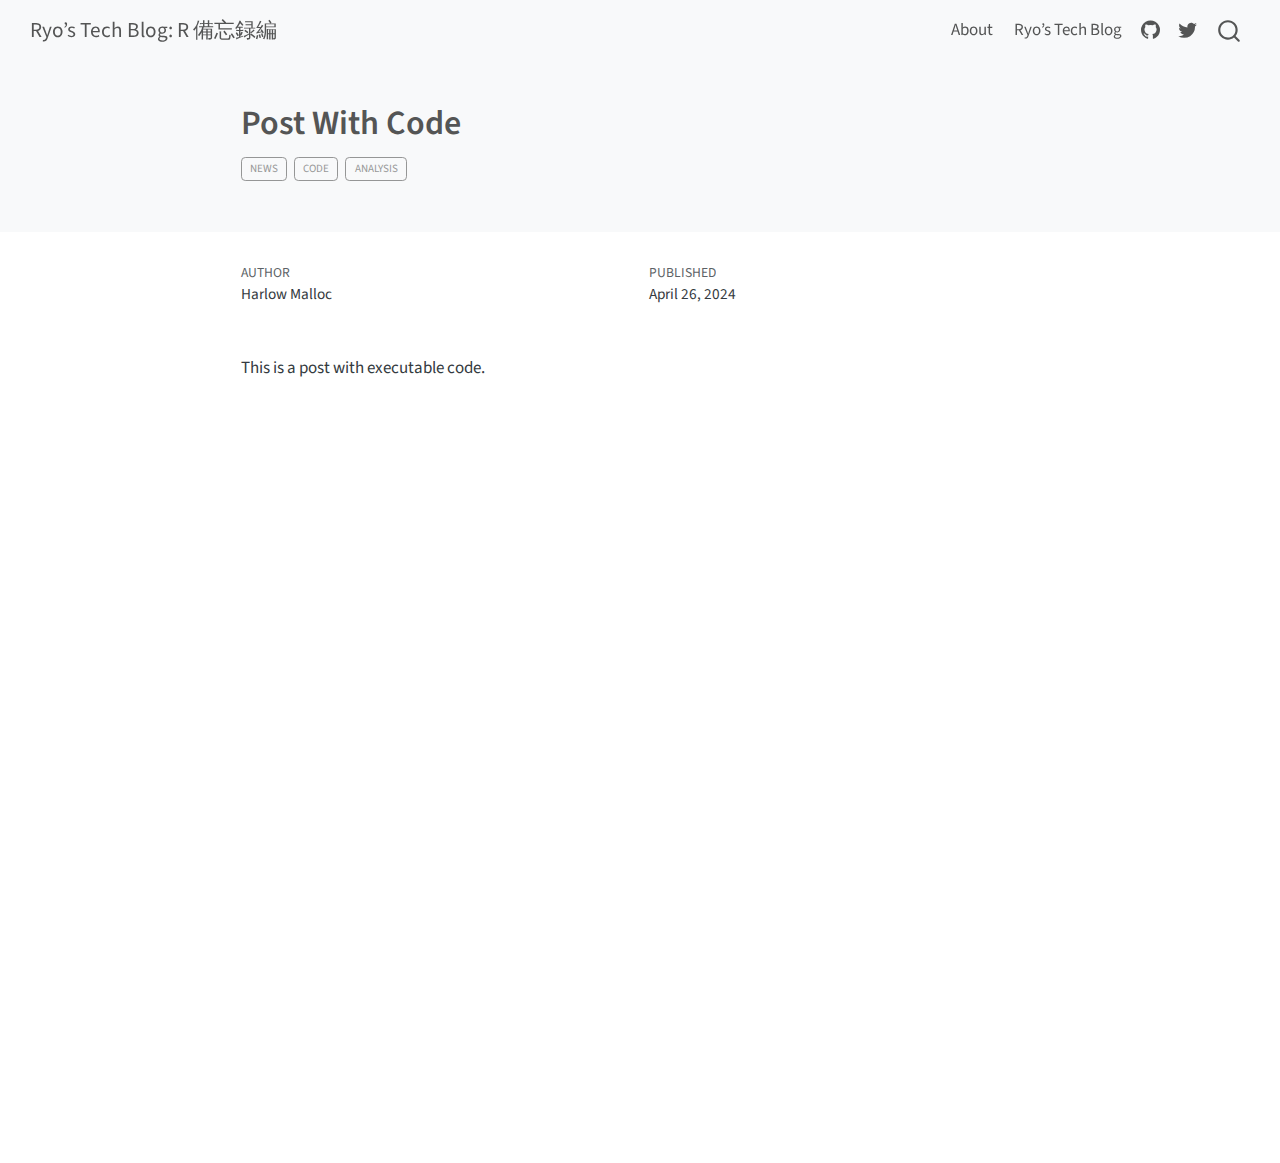
<file: posts/post-with-code/index.html>
<!DOCTYPE html>
<html xmlns="http://www.w3.org/1999/xhtml" lang="en" xml:lang="en"><head>

<meta charset="utf-8">
<meta name="generator" content="quarto-1.4.550">

<meta name="viewport" content="width=device-width, initial-scale=1.0, user-scalable=yes">

<meta name="author" content="Harlow Malloc">
<meta name="dcterms.date" content="2024-04-26">

<title>Ryo’s Tech Blog: R 備忘録編 - Post With Code</title>
<style>
code{white-space: pre-wrap;}
span.smallcaps{font-variant: small-caps;}
div.columns{display: flex; gap: min(4vw, 1.5em);}
div.column{flex: auto; overflow-x: auto;}
div.hanging-indent{margin-left: 1.5em; text-indent: -1.5em;}
ul.task-list{list-style: none;}
ul.task-list li input[type="checkbox"] {
  width: 0.8em;
  margin: 0 0.8em 0.2em -1em; /* quarto-specific, see https://github.com/quarto-dev/quarto-cli/issues/4556 */ 
  vertical-align: middle;
}
</style>


<script src="../../site_libs/quarto-nav/quarto-nav.js"></script>
<script src="../../site_libs/quarto-nav/headroom.min.js"></script>
<script src="../../site_libs/clipboard/clipboard.min.js"></script>
<script src="../../site_libs/quarto-search/autocomplete.umd.js"></script>
<script src="../../site_libs/quarto-search/fuse.min.js"></script>
<script src="../../site_libs/quarto-search/quarto-search.js"></script>
<meta name="quarto:offset" content="../../">
<script src="../../site_libs/quarto-html/quarto.js"></script>
<script src="../../site_libs/quarto-html/popper.min.js"></script>
<script src="../../site_libs/quarto-html/tippy.umd.min.js"></script>
<script src="../../site_libs/quarto-html/anchor.min.js"></script>
<link href="../../site_libs/quarto-html/tippy.css" rel="stylesheet">
<link href="../../site_libs/quarto-html/quarto-syntax-highlighting.css" rel="stylesheet" id="quarto-text-highlighting-styles">
<script src="../../site_libs/bootstrap/bootstrap.min.js"></script>
<link href="../../site_libs/bootstrap/bootstrap-icons.css" rel="stylesheet">
<link href="../../site_libs/bootstrap/bootstrap.min.css" rel="stylesheet" id="quarto-bootstrap" data-mode="light">
<script id="quarto-search-options" type="application/json">{
  "location": "navbar",
  "copy-button": false,
  "collapse-after": 3,
  "panel-placement": "end",
  "type": "overlay",
  "limit": 50,
  "keyboard-shortcut": [
    "f",
    "/",
    "s"
  ],
  "show-item-context": false,
  "language": {
    "search-no-results-text": "No results",
    "search-matching-documents-text": "matching documents",
    "search-copy-link-title": "Copy link to search",
    "search-hide-matches-text": "Hide additional matches",
    "search-more-match-text": "more match in this document",
    "search-more-matches-text": "more matches in this document",
    "search-clear-button-title": "Clear",
    "search-text-placeholder": "",
    "search-detached-cancel-button-title": "Cancel",
    "search-submit-button-title": "Submit",
    "search-label": "Search"
  }
}</script>


<link rel="stylesheet" href="../../styles.css">
</head>

<body class="nav-fixed fullcontent">

<div id="quarto-search-results"></div>
  <header id="quarto-header" class="headroom fixed-top quarto-banner">
    <nav class="navbar navbar-expand-lg " data-bs-theme="dark">
      <div class="navbar-container container-fluid">
      <div class="navbar-brand-container mx-auto">
    <a class="navbar-brand" href="../../index.html">
    <span class="navbar-title">Ryo’s Tech Blog: R 備忘録編</span>
    </a>
  </div>
            <div id="quarto-search" class="" title="Search"></div>
          <button class="navbar-toggler" type="button" data-bs-toggle="collapse" data-bs-target="#navbarCollapse" aria-controls="navbarCollapse" aria-expanded="false" aria-label="Toggle navigation" onclick="if (window.quartoToggleHeadroom) { window.quartoToggleHeadroom(); }">
  <span class="navbar-toggler-icon"></span>
</button>
          <div class="collapse navbar-collapse" id="navbarCollapse">
            <ul class="navbar-nav navbar-nav-scroll ms-auto">
  <li class="nav-item">
    <a class="nav-link" href="../../about.html"> 
<span class="menu-text">About</span></a>
  </li>  
  <li class="nav-item">
    <a class="nav-link" href="https://ryonakagami.github.io/"> 
<span class="menu-text">Ryo’s Tech Blog</span></a>
  </li>  
  <li class="nav-item compact">
    <a class="nav-link" href="https://github.com/RyoNakagami"> <i class="bi bi-github" role="img">
</i> 
<span class="menu-text"></span></a>
  </li>  
  <li class="nav-item compact">
    <a class="nav-link" href="https://twitter.com"> <i class="bi bi-twitter" role="img">
</i> 
<span class="menu-text"></span></a>
  </li>  
</ul>
          </div> <!-- /navcollapse -->
          <div class="quarto-navbar-tools">
</div>
      </div> <!-- /container-fluid -->
    </nav>
</header>
<!-- content -->
<header id="title-block-header" class="quarto-title-block default page-columns page-full">
  <div class="quarto-title-banner page-columns page-full">
    <div class="quarto-title column-body">
      <h1 class="title">Post With Code</h1>
                                <div class="quarto-categories">
                <div class="quarto-category">news</div>
                <div class="quarto-category">code</div>
                <div class="quarto-category">analysis</div>
              </div>
                  </div>
  </div>
    
  
  <div class="quarto-title-meta">

      <div>
      <div class="quarto-title-meta-heading">Author</div>
      <div class="quarto-title-meta-contents">
               <p>Harlow Malloc </p>
            </div>
    </div>
      
      <div>
      <div class="quarto-title-meta-heading">Published</div>
      <div class="quarto-title-meta-contents">
        <p class="date">April 26, 2024</p>
      </div>
    </div>
    
      
    </div>
    
  
  </header><div id="quarto-content" class="quarto-container page-columns page-rows-contents page-layout-article page-navbar">
<!-- sidebar -->
<!-- margin-sidebar -->
    
<!-- main -->
<main class="content quarto-banner-title-block" id="quarto-document-content">





<p>This is a post with executable code.</p>



</main> <!-- /main -->
<script id="quarto-html-after-body" type="application/javascript">
window.document.addEventListener("DOMContentLoaded", function (event) {
  const toggleBodyColorMode = (bsSheetEl) => {
    const mode = bsSheetEl.getAttribute("data-mode");
    const bodyEl = window.document.querySelector("body");
    if (mode === "dark") {
      bodyEl.classList.add("quarto-dark");
      bodyEl.classList.remove("quarto-light");
    } else {
      bodyEl.classList.add("quarto-light");
      bodyEl.classList.remove("quarto-dark");
    }
  }
  const toggleBodyColorPrimary = () => {
    const bsSheetEl = window.document.querySelector("link#quarto-bootstrap");
    if (bsSheetEl) {
      toggleBodyColorMode(bsSheetEl);
    }
  }
  toggleBodyColorPrimary();  
  const icon = "";
  const anchorJS = new window.AnchorJS();
  anchorJS.options = {
    placement: 'right',
    icon: icon
  };
  anchorJS.add('.anchored');
  const isCodeAnnotation = (el) => {
    for (const clz of el.classList) {
      if (clz.startsWith('code-annotation-')) {                     
        return true;
      }
    }
    return false;
  }
  const clipboard = new window.ClipboardJS('.code-copy-button', {
    text: function(trigger) {
      const codeEl = trigger.previousElementSibling.cloneNode(true);
      for (const childEl of codeEl.children) {
        if (isCodeAnnotation(childEl)) {
          childEl.remove();
        }
      }
      return codeEl.innerText;
    }
  });
  clipboard.on('success', function(e) {
    // button target
    const button = e.trigger;
    // don't keep focus
    button.blur();
    // flash "checked"
    button.classList.add('code-copy-button-checked');
    var currentTitle = button.getAttribute("title");
    button.setAttribute("title", "Copied!");
    let tooltip;
    if (window.bootstrap) {
      button.setAttribute("data-bs-toggle", "tooltip");
      button.setAttribute("data-bs-placement", "left");
      button.setAttribute("data-bs-title", "Copied!");
      tooltip = new bootstrap.Tooltip(button, 
        { trigger: "manual", 
          customClass: "code-copy-button-tooltip",
          offset: [0, -8]});
      tooltip.show();    
    }
    setTimeout(function() {
      if (tooltip) {
        tooltip.hide();
        button.removeAttribute("data-bs-title");
        button.removeAttribute("data-bs-toggle");
        button.removeAttribute("data-bs-placement");
      }
      button.setAttribute("title", currentTitle);
      button.classList.remove('code-copy-button-checked');
    }, 1000);
    // clear code selection
    e.clearSelection();
  });
  function tippyHover(el, contentFn, onTriggerFn, onUntriggerFn) {
    const config = {
      allowHTML: true,
      maxWidth: 500,
      delay: 100,
      arrow: false,
      appendTo: function(el) {
          return el.parentElement;
      },
      interactive: true,
      interactiveBorder: 10,
      theme: 'quarto',
      placement: 'bottom-start',
    };
    if (contentFn) {
      config.content = contentFn;
    }
    if (onTriggerFn) {
      config.onTrigger = onTriggerFn;
    }
    if (onUntriggerFn) {
      config.onUntrigger = onUntriggerFn;
    }
    window.tippy(el, config); 
  }
  const noterefs = window.document.querySelectorAll('a[role="doc-noteref"]');
  for (var i=0; i<noterefs.length; i++) {
    const ref = noterefs[i];
    tippyHover(ref, function() {
      // use id or data attribute instead here
      let href = ref.getAttribute('data-footnote-href') || ref.getAttribute('href');
      try { href = new URL(href).hash; } catch {}
      const id = href.replace(/^#\/?/, "");
      const note = window.document.getElementById(id);
      return note.innerHTML;
    });
  }
  const xrefs = window.document.querySelectorAll('a.quarto-xref');
  const processXRef = (id, note) => {
    // Strip column container classes
    const stripColumnClz = (el) => {
      el.classList.remove("page-full", "page-columns");
      if (el.children) {
        for (const child of el.children) {
          stripColumnClz(child);
        }
      }
    }
    stripColumnClz(note)
    if (id === null || id.startsWith('sec-')) {
      // Special case sections, only their first couple elements
      const container = document.createElement("div");
      if (note.children && note.children.length > 2) {
        container.appendChild(note.children[0].cloneNode(true));
        for (let i = 1; i < note.children.length; i++) {
          const child = note.children[i];
          if (child.tagName === "P" && child.innerText === "") {
            continue;
          } else {
            container.appendChild(child.cloneNode(true));
            break;
          }
        }
        if (window.Quarto?.typesetMath) {
          window.Quarto.typesetMath(container);
        }
        return container.innerHTML
      } else {
        if (window.Quarto?.typesetMath) {
          window.Quarto.typesetMath(note);
        }
        return note.innerHTML;
      }
    } else {
      // Remove any anchor links if they are present
      const anchorLink = note.querySelector('a.anchorjs-link');
      if (anchorLink) {
        anchorLink.remove();
      }
      if (window.Quarto?.typesetMath) {
        window.Quarto.typesetMath(note);
      }
      // TODO in 1.5, we should make sure this works without a callout special case
      if (note.classList.contains("callout")) {
        return note.outerHTML;
      } else {
        return note.innerHTML;
      }
    }
  }
  for (var i=0; i<xrefs.length; i++) {
    const xref = xrefs[i];
    tippyHover(xref, undefined, function(instance) {
      instance.disable();
      let url = xref.getAttribute('href');
      let hash = undefined; 
      if (url.startsWith('#')) {
        hash = url;
      } else {
        try { hash = new URL(url).hash; } catch {}
      }
      if (hash) {
        const id = hash.replace(/^#\/?/, "");
        const note = window.document.getElementById(id);
        if (note !== null) {
          try {
            const html = processXRef(id, note.cloneNode(true));
            instance.setContent(html);
          } finally {
            instance.enable();
            instance.show();
          }
        } else {
          // See if we can fetch this
          fetch(url.split('#')[0])
          .then(res => res.text())
          .then(html => {
            const parser = new DOMParser();
            const htmlDoc = parser.parseFromString(html, "text/html");
            const note = htmlDoc.getElementById(id);
            if (note !== null) {
              const html = processXRef(id, note);
              instance.setContent(html);
            } 
          }).finally(() => {
            instance.enable();
            instance.show();
          });
        }
      } else {
        // See if we can fetch a full url (with no hash to target)
        // This is a special case and we should probably do some content thinning / targeting
        fetch(url)
        .then(res => res.text())
        .then(html => {
          const parser = new DOMParser();
          const htmlDoc = parser.parseFromString(html, "text/html");
          const note = htmlDoc.querySelector('main.content');
          if (note !== null) {
            // This should only happen for chapter cross references
            // (since there is no id in the URL)
            // remove the first header
            if (note.children.length > 0 && note.children[0].tagName === "HEADER") {
              note.children[0].remove();
            }
            const html = processXRef(null, note);
            instance.setContent(html);
          } 
        }).finally(() => {
          instance.enable();
          instance.show();
        });
      }
    }, function(instance) {
    });
  }
      let selectedAnnoteEl;
      const selectorForAnnotation = ( cell, annotation) => {
        let cellAttr = 'data-code-cell="' + cell + '"';
        let lineAttr = 'data-code-annotation="' +  annotation + '"';
        const selector = 'span[' + cellAttr + '][' + lineAttr + ']';
        return selector;
      }
      const selectCodeLines = (annoteEl) => {
        const doc = window.document;
        const targetCell = annoteEl.getAttribute("data-target-cell");
        const targetAnnotation = annoteEl.getAttribute("data-target-annotation");
        const annoteSpan = window.document.querySelector(selectorForAnnotation(targetCell, targetAnnotation));
        const lines = annoteSpan.getAttribute("data-code-lines").split(",");
        const lineIds = lines.map((line) => {
          return targetCell + "-" + line;
        })
        let top = null;
        let height = null;
        let parent = null;
        if (lineIds.length > 0) {
            //compute the position of the single el (top and bottom and make a div)
            const el = window.document.getElementById(lineIds[0]);
            top = el.offsetTop;
            height = el.offsetHeight;
            parent = el.parentElement.parentElement;
          if (lineIds.length > 1) {
            const lastEl = window.document.getElementById(lineIds[lineIds.length - 1]);
            const bottom = lastEl.offsetTop + lastEl.offsetHeight;
            height = bottom - top;
          }
          if (top !== null && height !== null && parent !== null) {
            // cook up a div (if necessary) and position it 
            let div = window.document.getElementById("code-annotation-line-highlight");
            if (div === null) {
              div = window.document.createElement("div");
              div.setAttribute("id", "code-annotation-line-highlight");
              div.style.position = 'absolute';
              parent.appendChild(div);
            }
            div.style.top = top - 2 + "px";
            div.style.height = height + 4 + "px";
            div.style.left = 0;
            let gutterDiv = window.document.getElementById("code-annotation-line-highlight-gutter");
            if (gutterDiv === null) {
              gutterDiv = window.document.createElement("div");
              gutterDiv.setAttribute("id", "code-annotation-line-highlight-gutter");
              gutterDiv.style.position = 'absolute';
              const codeCell = window.document.getElementById(targetCell);
              const gutter = codeCell.querySelector('.code-annotation-gutter');
              gutter.appendChild(gutterDiv);
            }
            gutterDiv.style.top = top - 2 + "px";
            gutterDiv.style.height = height + 4 + "px";
          }
          selectedAnnoteEl = annoteEl;
        }
      };
      const unselectCodeLines = () => {
        const elementsIds = ["code-annotation-line-highlight", "code-annotation-line-highlight-gutter"];
        elementsIds.forEach((elId) => {
          const div = window.document.getElementById(elId);
          if (div) {
            div.remove();
          }
        });
        selectedAnnoteEl = undefined;
      };
        // Handle positioning of the toggle
    window.addEventListener(
      "resize",
      throttle(() => {
        elRect = undefined;
        if (selectedAnnoteEl) {
          selectCodeLines(selectedAnnoteEl);
        }
      }, 10)
    );
    function throttle(fn, ms) {
    let throttle = false;
    let timer;
      return (...args) => {
        if(!throttle) { // first call gets through
            fn.apply(this, args);
            throttle = true;
        } else { // all the others get throttled
            if(timer) clearTimeout(timer); // cancel #2
            timer = setTimeout(() => {
              fn.apply(this, args);
              timer = throttle = false;
            }, ms);
        }
      };
    }
      // Attach click handler to the DT
      const annoteDls = window.document.querySelectorAll('dt[data-target-cell]');
      for (const annoteDlNode of annoteDls) {
        annoteDlNode.addEventListener('click', (event) => {
          const clickedEl = event.target;
          if (clickedEl !== selectedAnnoteEl) {
            unselectCodeLines();
            const activeEl = window.document.querySelector('dt[data-target-cell].code-annotation-active');
            if (activeEl) {
              activeEl.classList.remove('code-annotation-active');
            }
            selectCodeLines(clickedEl);
            clickedEl.classList.add('code-annotation-active');
          } else {
            // Unselect the line
            unselectCodeLines();
            clickedEl.classList.remove('code-annotation-active');
          }
        });
      }
  const findCites = (el) => {
    const parentEl = el.parentElement;
    if (parentEl) {
      const cites = parentEl.dataset.cites;
      if (cites) {
        return {
          el,
          cites: cites.split(' ')
        };
      } else {
        return findCites(el.parentElement)
      }
    } else {
      return undefined;
    }
  };
  var bibliorefs = window.document.querySelectorAll('a[role="doc-biblioref"]');
  for (var i=0; i<bibliorefs.length; i++) {
    const ref = bibliorefs[i];
    const citeInfo = findCites(ref);
    if (citeInfo) {
      tippyHover(citeInfo.el, function() {
        var popup = window.document.createElement('div');
        citeInfo.cites.forEach(function(cite) {
          var citeDiv = window.document.createElement('div');
          citeDiv.classList.add('hanging-indent');
          citeDiv.classList.add('csl-entry');
          var biblioDiv = window.document.getElementById('ref-' + cite);
          if (biblioDiv) {
            citeDiv.innerHTML = biblioDiv.innerHTML;
          }
          popup.appendChild(citeDiv);
        });
        return popup.innerHTML;
      });
    }
  }
});
</script>
</div> <!-- /content -->




</body></html>
</file>
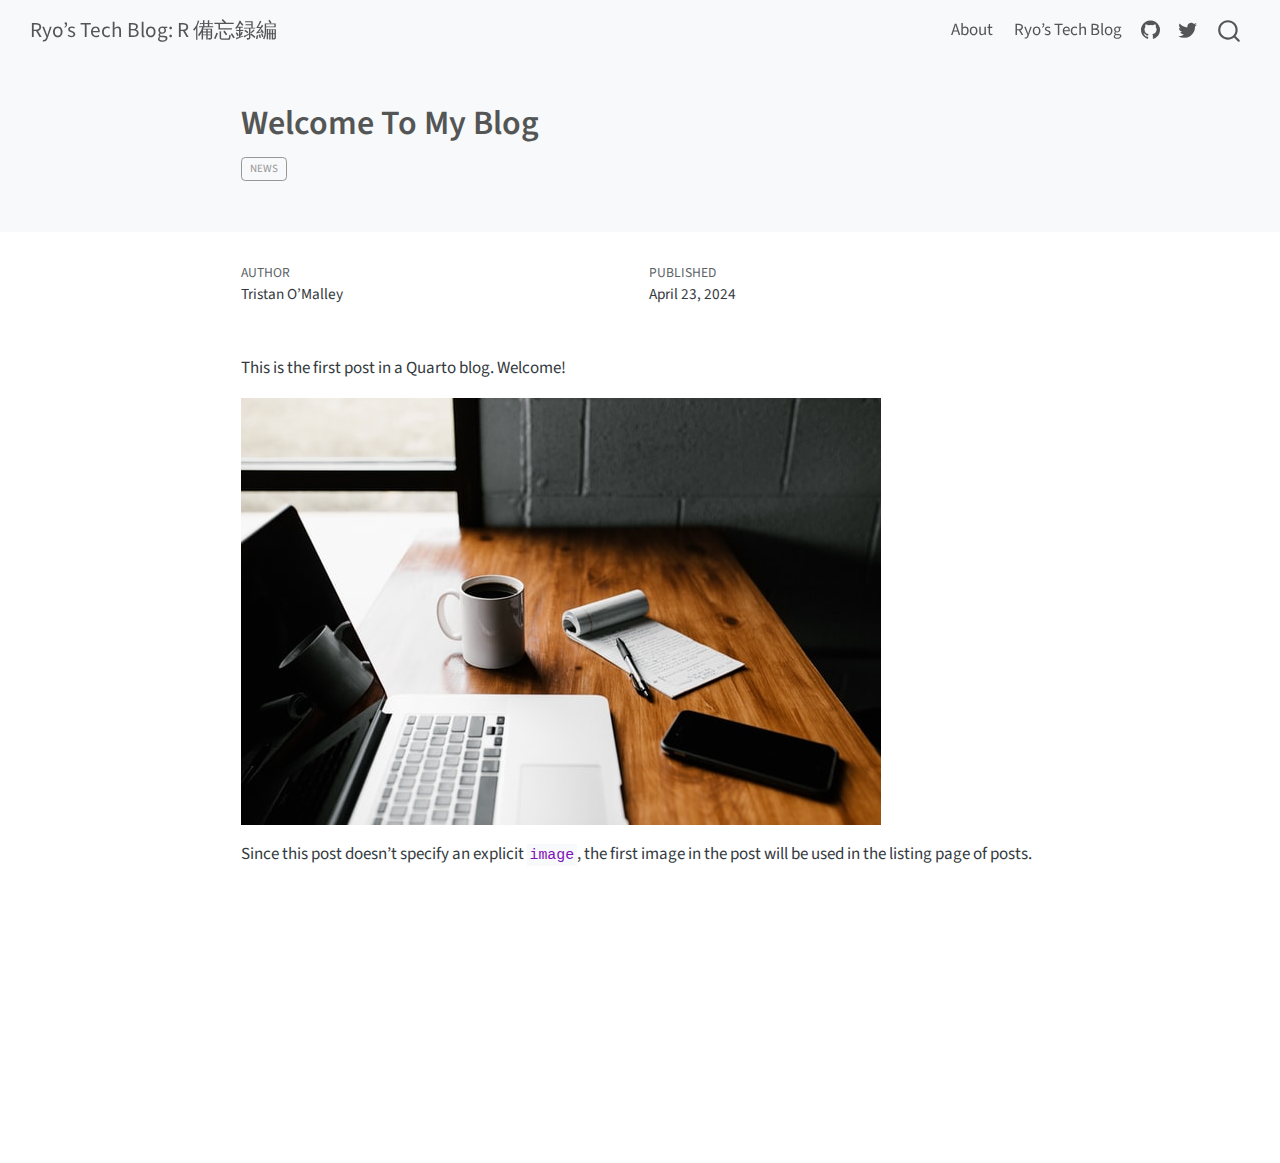
<file: posts/welcome/index.html>
<!DOCTYPE html>
<html xmlns="http://www.w3.org/1999/xhtml" lang="en" xml:lang="en"><head>

<meta charset="utf-8">
<meta name="generator" content="quarto-1.4.550">

<meta name="viewport" content="width=device-width, initial-scale=1.0, user-scalable=yes">

<meta name="author" content="Tristan O’Malley">
<meta name="dcterms.date" content="2024-04-23">

<title>Ryo’s Tech Blog: R 備忘録編 - Welcome To My Blog</title>
<style>
code{white-space: pre-wrap;}
span.smallcaps{font-variant: small-caps;}
div.columns{display: flex; gap: min(4vw, 1.5em);}
div.column{flex: auto; overflow-x: auto;}
div.hanging-indent{margin-left: 1.5em; text-indent: -1.5em;}
ul.task-list{list-style: none;}
ul.task-list li input[type="checkbox"] {
  width: 0.8em;
  margin: 0 0.8em 0.2em -1em; /* quarto-specific, see https://github.com/quarto-dev/quarto-cli/issues/4556 */ 
  vertical-align: middle;
}
</style>


<script src="../../site_libs/quarto-nav/quarto-nav.js"></script>
<script src="../../site_libs/quarto-nav/headroom.min.js"></script>
<script src="../../site_libs/clipboard/clipboard.min.js"></script>
<script src="../../site_libs/quarto-search/autocomplete.umd.js"></script>
<script src="../../site_libs/quarto-search/fuse.min.js"></script>
<script src="../../site_libs/quarto-search/quarto-search.js"></script>
<meta name="quarto:offset" content="../../">
<script src="../../site_libs/quarto-html/quarto.js"></script>
<script src="../../site_libs/quarto-html/popper.min.js"></script>
<script src="../../site_libs/quarto-html/tippy.umd.min.js"></script>
<script src="../../site_libs/quarto-html/anchor.min.js"></script>
<link href="../../site_libs/quarto-html/tippy.css" rel="stylesheet">
<link href="../../site_libs/quarto-html/quarto-syntax-highlighting.css" rel="stylesheet" id="quarto-text-highlighting-styles">
<script src="../../site_libs/bootstrap/bootstrap.min.js"></script>
<link href="../../site_libs/bootstrap/bootstrap-icons.css" rel="stylesheet">
<link href="../../site_libs/bootstrap/bootstrap.min.css" rel="stylesheet" id="quarto-bootstrap" data-mode="light">
<script id="quarto-search-options" type="application/json">{
  "location": "navbar",
  "copy-button": false,
  "collapse-after": 3,
  "panel-placement": "end",
  "type": "overlay",
  "limit": 50,
  "keyboard-shortcut": [
    "f",
    "/",
    "s"
  ],
  "show-item-context": false,
  "language": {
    "search-no-results-text": "No results",
    "search-matching-documents-text": "matching documents",
    "search-copy-link-title": "Copy link to search",
    "search-hide-matches-text": "Hide additional matches",
    "search-more-match-text": "more match in this document",
    "search-more-matches-text": "more matches in this document",
    "search-clear-button-title": "Clear",
    "search-text-placeholder": "",
    "search-detached-cancel-button-title": "Cancel",
    "search-submit-button-title": "Submit",
    "search-label": "Search"
  }
}</script>


<link rel="stylesheet" href="../../styles.css">
</head>

<body class="nav-fixed fullcontent">

<div id="quarto-search-results"></div>
  <header id="quarto-header" class="headroom fixed-top quarto-banner">
    <nav class="navbar navbar-expand-lg " data-bs-theme="dark">
      <div class="navbar-container container-fluid">
      <div class="navbar-brand-container mx-auto">
    <a class="navbar-brand" href="../../index.html">
    <span class="navbar-title">Ryo’s Tech Blog: R 備忘録編</span>
    </a>
  </div>
            <div id="quarto-search" class="" title="Search"></div>
          <button class="navbar-toggler" type="button" data-bs-toggle="collapse" data-bs-target="#navbarCollapse" aria-controls="navbarCollapse" aria-expanded="false" aria-label="Toggle navigation" onclick="if (window.quartoToggleHeadroom) { window.quartoToggleHeadroom(); }">
  <span class="navbar-toggler-icon"></span>
</button>
          <div class="collapse navbar-collapse" id="navbarCollapse">
            <ul class="navbar-nav navbar-nav-scroll ms-auto">
  <li class="nav-item">
    <a class="nav-link" href="../../about.html"> 
<span class="menu-text">About</span></a>
  </li>  
  <li class="nav-item">
    <a class="nav-link" href="https://ryonakagami.github.io/"> 
<span class="menu-text">Ryo’s Tech Blog</span></a>
  </li>  
  <li class="nav-item compact">
    <a class="nav-link" href="https://github.com/RyoNakagami"> <i class="bi bi-github" role="img">
</i> 
<span class="menu-text"></span></a>
  </li>  
  <li class="nav-item compact">
    <a class="nav-link" href="https://twitter.com"> <i class="bi bi-twitter" role="img">
</i> 
<span class="menu-text"></span></a>
  </li>  
</ul>
          </div> <!-- /navcollapse -->
          <div class="quarto-navbar-tools">
</div>
      </div> <!-- /container-fluid -->
    </nav>
</header>
<!-- content -->
<header id="title-block-header" class="quarto-title-block default page-columns page-full">
  <div class="quarto-title-banner page-columns page-full">
    <div class="quarto-title column-body">
      <h1 class="title">Welcome To My Blog</h1>
                                <div class="quarto-categories">
                <div class="quarto-category">news</div>
              </div>
                  </div>
  </div>
    
  
  <div class="quarto-title-meta">

      <div>
      <div class="quarto-title-meta-heading">Author</div>
      <div class="quarto-title-meta-contents">
               <p>Tristan O’Malley </p>
            </div>
    </div>
      
      <div>
      <div class="quarto-title-meta-heading">Published</div>
      <div class="quarto-title-meta-contents">
        <p class="date">April 23, 2024</p>
      </div>
    </div>
    
      
    </div>
    
  
  </header><div id="quarto-content" class="quarto-container page-columns page-rows-contents page-layout-article page-navbar">
<!-- sidebar -->
<!-- margin-sidebar -->
    
<!-- main -->
<main class="content quarto-banner-title-block" id="quarto-document-content">





<p>This is the first post in a Quarto blog. Welcome!</p>
<p><img src="thumbnail.jpg" class="img-fluid"></p>
<p>Since this post doesn’t specify an explicit <code>image</code>, the first image in the post will be used in the listing page of posts.</p>



</main> <!-- /main -->
<script id="quarto-html-after-body" type="application/javascript">
window.document.addEventListener("DOMContentLoaded", function (event) {
  const toggleBodyColorMode = (bsSheetEl) => {
    const mode = bsSheetEl.getAttribute("data-mode");
    const bodyEl = window.document.querySelector("body");
    if (mode === "dark") {
      bodyEl.classList.add("quarto-dark");
      bodyEl.classList.remove("quarto-light");
    } else {
      bodyEl.classList.add("quarto-light");
      bodyEl.classList.remove("quarto-dark");
    }
  }
  const toggleBodyColorPrimary = () => {
    const bsSheetEl = window.document.querySelector("link#quarto-bootstrap");
    if (bsSheetEl) {
      toggleBodyColorMode(bsSheetEl);
    }
  }
  toggleBodyColorPrimary();  
  const icon = "";
  const anchorJS = new window.AnchorJS();
  anchorJS.options = {
    placement: 'right',
    icon: icon
  };
  anchorJS.add('.anchored');
  const isCodeAnnotation = (el) => {
    for (const clz of el.classList) {
      if (clz.startsWith('code-annotation-')) {                     
        return true;
      }
    }
    return false;
  }
  const clipboard = new window.ClipboardJS('.code-copy-button', {
    text: function(trigger) {
      const codeEl = trigger.previousElementSibling.cloneNode(true);
      for (const childEl of codeEl.children) {
        if (isCodeAnnotation(childEl)) {
          childEl.remove();
        }
      }
      return codeEl.innerText;
    }
  });
  clipboard.on('success', function(e) {
    // button target
    const button = e.trigger;
    // don't keep focus
    button.blur();
    // flash "checked"
    button.classList.add('code-copy-button-checked');
    var currentTitle = button.getAttribute("title");
    button.setAttribute("title", "Copied!");
    let tooltip;
    if (window.bootstrap) {
      button.setAttribute("data-bs-toggle", "tooltip");
      button.setAttribute("data-bs-placement", "left");
      button.setAttribute("data-bs-title", "Copied!");
      tooltip = new bootstrap.Tooltip(button, 
        { trigger: "manual", 
          customClass: "code-copy-button-tooltip",
          offset: [0, -8]});
      tooltip.show();    
    }
    setTimeout(function() {
      if (tooltip) {
        tooltip.hide();
        button.removeAttribute("data-bs-title");
        button.removeAttribute("data-bs-toggle");
        button.removeAttribute("data-bs-placement");
      }
      button.setAttribute("title", currentTitle);
      button.classList.remove('code-copy-button-checked');
    }, 1000);
    // clear code selection
    e.clearSelection();
  });
  function tippyHover(el, contentFn, onTriggerFn, onUntriggerFn) {
    const config = {
      allowHTML: true,
      maxWidth: 500,
      delay: 100,
      arrow: false,
      appendTo: function(el) {
          return el.parentElement;
      },
      interactive: true,
      interactiveBorder: 10,
      theme: 'quarto',
      placement: 'bottom-start',
    };
    if (contentFn) {
      config.content = contentFn;
    }
    if (onTriggerFn) {
      config.onTrigger = onTriggerFn;
    }
    if (onUntriggerFn) {
      config.onUntrigger = onUntriggerFn;
    }
    window.tippy(el, config); 
  }
  const noterefs = window.document.querySelectorAll('a[role="doc-noteref"]');
  for (var i=0; i<noterefs.length; i++) {
    const ref = noterefs[i];
    tippyHover(ref, function() {
      // use id or data attribute instead here
      let href = ref.getAttribute('data-footnote-href') || ref.getAttribute('href');
      try { href = new URL(href).hash; } catch {}
      const id = href.replace(/^#\/?/, "");
      const note = window.document.getElementById(id);
      return note.innerHTML;
    });
  }
  const xrefs = window.document.querySelectorAll('a.quarto-xref');
  const processXRef = (id, note) => {
    // Strip column container classes
    const stripColumnClz = (el) => {
      el.classList.remove("page-full", "page-columns");
      if (el.children) {
        for (const child of el.children) {
          stripColumnClz(child);
        }
      }
    }
    stripColumnClz(note)
    if (id === null || id.startsWith('sec-')) {
      // Special case sections, only their first couple elements
      const container = document.createElement("div");
      if (note.children && note.children.length > 2) {
        container.appendChild(note.children[0].cloneNode(true));
        for (let i = 1; i < note.children.length; i++) {
          const child = note.children[i];
          if (child.tagName === "P" && child.innerText === "") {
            continue;
          } else {
            container.appendChild(child.cloneNode(true));
            break;
          }
        }
        if (window.Quarto?.typesetMath) {
          window.Quarto.typesetMath(container);
        }
        return container.innerHTML
      } else {
        if (window.Quarto?.typesetMath) {
          window.Quarto.typesetMath(note);
        }
        return note.innerHTML;
      }
    } else {
      // Remove any anchor links if they are present
      const anchorLink = note.querySelector('a.anchorjs-link');
      if (anchorLink) {
        anchorLink.remove();
      }
      if (window.Quarto?.typesetMath) {
        window.Quarto.typesetMath(note);
      }
      // TODO in 1.5, we should make sure this works without a callout special case
      if (note.classList.contains("callout")) {
        return note.outerHTML;
      } else {
        return note.innerHTML;
      }
    }
  }
  for (var i=0; i<xrefs.length; i++) {
    const xref = xrefs[i];
    tippyHover(xref, undefined, function(instance) {
      instance.disable();
      let url = xref.getAttribute('href');
      let hash = undefined; 
      if (url.startsWith('#')) {
        hash = url;
      } else {
        try { hash = new URL(url).hash; } catch {}
      }
      if (hash) {
        const id = hash.replace(/^#\/?/, "");
        const note = window.document.getElementById(id);
        if (note !== null) {
          try {
            const html = processXRef(id, note.cloneNode(true));
            instance.setContent(html);
          } finally {
            instance.enable();
            instance.show();
          }
        } else {
          // See if we can fetch this
          fetch(url.split('#')[0])
          .then(res => res.text())
          .then(html => {
            const parser = new DOMParser();
            const htmlDoc = parser.parseFromString(html, "text/html");
            const note = htmlDoc.getElementById(id);
            if (note !== null) {
              const html = processXRef(id, note);
              instance.setContent(html);
            } 
          }).finally(() => {
            instance.enable();
            instance.show();
          });
        }
      } else {
        // See if we can fetch a full url (with no hash to target)
        // This is a special case and we should probably do some content thinning / targeting
        fetch(url)
        .then(res => res.text())
        .then(html => {
          const parser = new DOMParser();
          const htmlDoc = parser.parseFromString(html, "text/html");
          const note = htmlDoc.querySelector('main.content');
          if (note !== null) {
            // This should only happen for chapter cross references
            // (since there is no id in the URL)
            // remove the first header
            if (note.children.length > 0 && note.children[0].tagName === "HEADER") {
              note.children[0].remove();
            }
            const html = processXRef(null, note);
            instance.setContent(html);
          } 
        }).finally(() => {
          instance.enable();
          instance.show();
        });
      }
    }, function(instance) {
    });
  }
      let selectedAnnoteEl;
      const selectorForAnnotation = ( cell, annotation) => {
        let cellAttr = 'data-code-cell="' + cell + '"';
        let lineAttr = 'data-code-annotation="' +  annotation + '"';
        const selector = 'span[' + cellAttr + '][' + lineAttr + ']';
        return selector;
      }
      const selectCodeLines = (annoteEl) => {
        const doc = window.document;
        const targetCell = annoteEl.getAttribute("data-target-cell");
        const targetAnnotation = annoteEl.getAttribute("data-target-annotation");
        const annoteSpan = window.document.querySelector(selectorForAnnotation(targetCell, targetAnnotation));
        const lines = annoteSpan.getAttribute("data-code-lines").split(",");
        const lineIds = lines.map((line) => {
          return targetCell + "-" + line;
        })
        let top = null;
        let height = null;
        let parent = null;
        if (lineIds.length > 0) {
            //compute the position of the single el (top and bottom and make a div)
            const el = window.document.getElementById(lineIds[0]);
            top = el.offsetTop;
            height = el.offsetHeight;
            parent = el.parentElement.parentElement;
          if (lineIds.length > 1) {
            const lastEl = window.document.getElementById(lineIds[lineIds.length - 1]);
            const bottom = lastEl.offsetTop + lastEl.offsetHeight;
            height = bottom - top;
          }
          if (top !== null && height !== null && parent !== null) {
            // cook up a div (if necessary) and position it 
            let div = window.document.getElementById("code-annotation-line-highlight");
            if (div === null) {
              div = window.document.createElement("div");
              div.setAttribute("id", "code-annotation-line-highlight");
              div.style.position = 'absolute';
              parent.appendChild(div);
            }
            div.style.top = top - 2 + "px";
            div.style.height = height + 4 + "px";
            div.style.left = 0;
            let gutterDiv = window.document.getElementById("code-annotation-line-highlight-gutter");
            if (gutterDiv === null) {
              gutterDiv = window.document.createElement("div");
              gutterDiv.setAttribute("id", "code-annotation-line-highlight-gutter");
              gutterDiv.style.position = 'absolute';
              const codeCell = window.document.getElementById(targetCell);
              const gutter = codeCell.querySelector('.code-annotation-gutter');
              gutter.appendChild(gutterDiv);
            }
            gutterDiv.style.top = top - 2 + "px";
            gutterDiv.style.height = height + 4 + "px";
          }
          selectedAnnoteEl = annoteEl;
        }
      };
      const unselectCodeLines = () => {
        const elementsIds = ["code-annotation-line-highlight", "code-annotation-line-highlight-gutter"];
        elementsIds.forEach((elId) => {
          const div = window.document.getElementById(elId);
          if (div) {
            div.remove();
          }
        });
        selectedAnnoteEl = undefined;
      };
        // Handle positioning of the toggle
    window.addEventListener(
      "resize",
      throttle(() => {
        elRect = undefined;
        if (selectedAnnoteEl) {
          selectCodeLines(selectedAnnoteEl);
        }
      }, 10)
    );
    function throttle(fn, ms) {
    let throttle = false;
    let timer;
      return (...args) => {
        if(!throttle) { // first call gets through
            fn.apply(this, args);
            throttle = true;
        } else { // all the others get throttled
            if(timer) clearTimeout(timer); // cancel #2
            timer = setTimeout(() => {
              fn.apply(this, args);
              timer = throttle = false;
            }, ms);
        }
      };
    }
      // Attach click handler to the DT
      const annoteDls = window.document.querySelectorAll('dt[data-target-cell]');
      for (const annoteDlNode of annoteDls) {
        annoteDlNode.addEventListener('click', (event) => {
          const clickedEl = event.target;
          if (clickedEl !== selectedAnnoteEl) {
            unselectCodeLines();
            const activeEl = window.document.querySelector('dt[data-target-cell].code-annotation-active');
            if (activeEl) {
              activeEl.classList.remove('code-annotation-active');
            }
            selectCodeLines(clickedEl);
            clickedEl.classList.add('code-annotation-active');
          } else {
            // Unselect the line
            unselectCodeLines();
            clickedEl.classList.remove('code-annotation-active');
          }
        });
      }
  const findCites = (el) => {
    const parentEl = el.parentElement;
    if (parentEl) {
      const cites = parentEl.dataset.cites;
      if (cites) {
        return {
          el,
          cites: cites.split(' ')
        };
      } else {
        return findCites(el.parentElement)
      }
    } else {
      return undefined;
    }
  };
  var bibliorefs = window.document.querySelectorAll('a[role="doc-biblioref"]');
  for (var i=0; i<bibliorefs.length; i++) {
    const ref = bibliorefs[i];
    const citeInfo = findCites(ref);
    if (citeInfo) {
      tippyHover(citeInfo.el, function() {
        var popup = window.document.createElement('div');
        citeInfo.cites.forEach(function(cite) {
          var citeDiv = window.document.createElement('div');
          citeDiv.classList.add('hanging-indent');
          citeDiv.classList.add('csl-entry');
          var biblioDiv = window.document.getElementById('ref-' + cite);
          if (biblioDiv) {
            citeDiv.innerHTML = biblioDiv.innerHTML;
          }
          popup.appendChild(citeDiv);
        });
        return popup.innerHTML;
      });
    }
  }
});
</script>
</div> <!-- /content -->




</body></html>
</file>
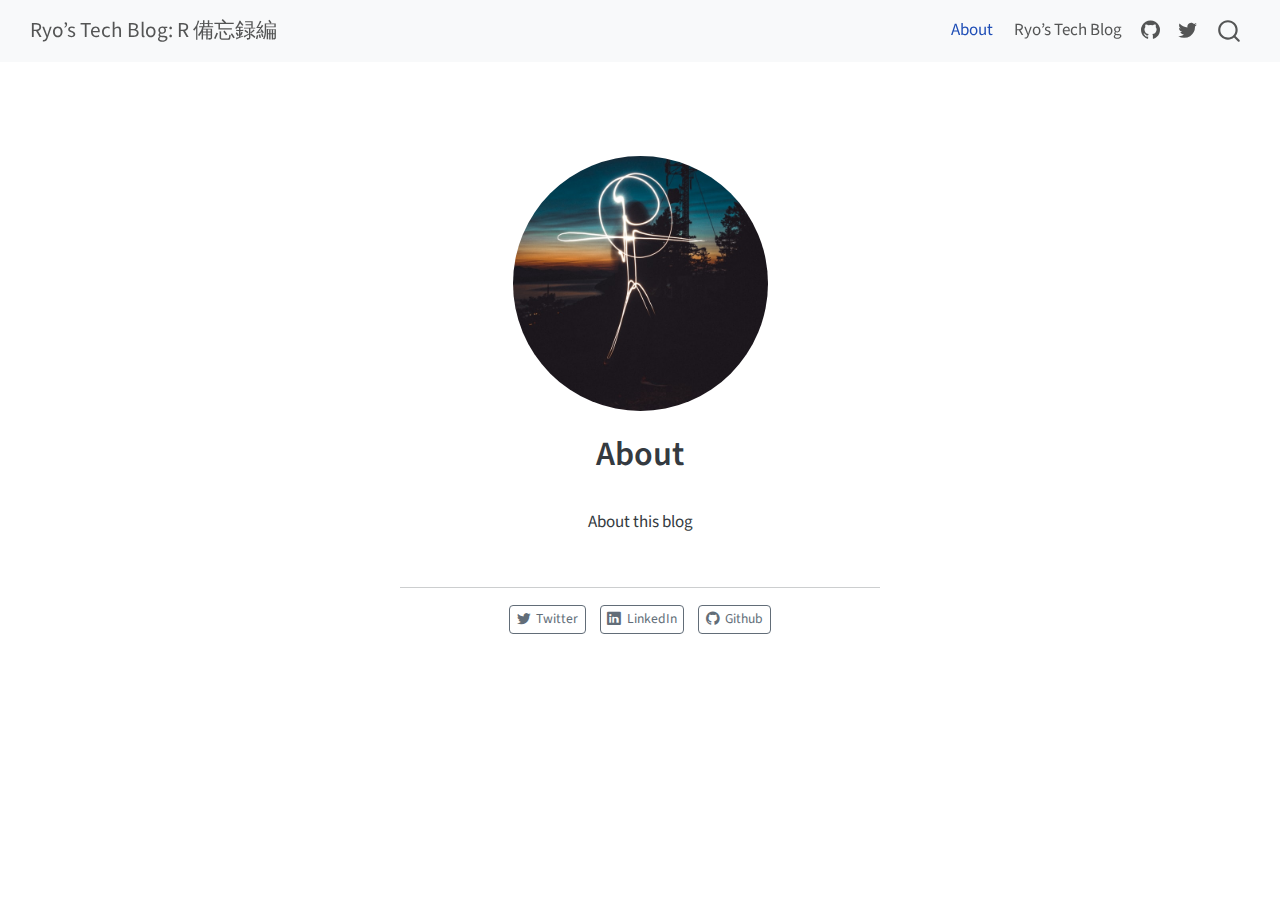
<file: about.html>
<!DOCTYPE html>
<html xmlns="http://www.w3.org/1999/xhtml" lang="en" xml:lang="en"><head>

<meta charset="utf-8">
<meta name="generator" content="quarto-1.4.550">

<meta name="viewport" content="width=device-width, initial-scale=1.0, user-scalable=yes">


<title>Ryo’s Tech Blog: R 備忘録編 - About</title>
<style>
code{white-space: pre-wrap;}
span.smallcaps{font-variant: small-caps;}
div.columns{display: flex; gap: min(4vw, 1.5em);}
div.column{flex: auto; overflow-x: auto;}
div.hanging-indent{margin-left: 1.5em; text-indent: -1.5em;}
ul.task-list{list-style: none;}
ul.task-list li input[type="checkbox"] {
  width: 0.8em;
  margin: 0 0.8em 0.2em -1em; /* quarto-specific, see https://github.com/quarto-dev/quarto-cli/issues/4556 */ 
  vertical-align: middle;
}
</style>


<script src="site_libs/quarto-nav/quarto-nav.js"></script>
<script src="site_libs/quarto-nav/headroom.min.js"></script>
<script src="site_libs/clipboard/clipboard.min.js"></script>
<script src="site_libs/quarto-search/autocomplete.umd.js"></script>
<script src="site_libs/quarto-search/fuse.min.js"></script>
<script src="site_libs/quarto-search/quarto-search.js"></script>
<meta name="quarto:offset" content="./">
<script src="site_libs/quarto-html/quarto.js"></script>
<script src="site_libs/quarto-html/popper.min.js"></script>
<script src="site_libs/quarto-html/tippy.umd.min.js"></script>
<link href="site_libs/quarto-html/tippy.css" rel="stylesheet">
<link href="site_libs/quarto-html/quarto-syntax-highlighting.css" rel="stylesheet" id="quarto-text-highlighting-styles">
<script src="site_libs/bootstrap/bootstrap.min.js"></script>
<link href="site_libs/bootstrap/bootstrap-icons.css" rel="stylesheet">
<link href="site_libs/bootstrap/bootstrap.min.css" rel="stylesheet" id="quarto-bootstrap" data-mode="light">
<script id="quarto-search-options" type="application/json">{
  "location": "navbar",
  "copy-button": false,
  "collapse-after": 3,
  "panel-placement": "end",
  "type": "overlay",
  "limit": 50,
  "keyboard-shortcut": [
    "f",
    "/",
    "s"
  ],
  "show-item-context": false,
  "language": {
    "search-no-results-text": "No results",
    "search-matching-documents-text": "matching documents",
    "search-copy-link-title": "Copy link to search",
    "search-hide-matches-text": "Hide additional matches",
    "search-more-match-text": "more match in this document",
    "search-more-matches-text": "more matches in this document",
    "search-clear-button-title": "Clear",
    "search-text-placeholder": "",
    "search-detached-cancel-button-title": "Cancel",
    "search-submit-button-title": "Submit",
    "search-label": "Search"
  }
}</script>


<link rel="stylesheet" href="styles.css">
</head>

<body class="nav-fixed fullcontent">

<div id="quarto-search-results"></div>
  <header id="quarto-header" class="headroom fixed-top">
    <nav class="navbar navbar-expand-lg " data-bs-theme="dark">
      <div class="navbar-container container-fluid">
      <div class="navbar-brand-container mx-auto">
    <a class="navbar-brand" href="./index.html">
    <span class="navbar-title">Ryo’s Tech Blog: R 備忘録編</span>
    </a>
  </div>
            <div id="quarto-search" class="" title="Search"></div>
          <button class="navbar-toggler" type="button" data-bs-toggle="collapse" data-bs-target="#navbarCollapse" aria-controls="navbarCollapse" aria-expanded="false" aria-label="Toggle navigation" onclick="if (window.quartoToggleHeadroom) { window.quartoToggleHeadroom(); }">
  <span class="navbar-toggler-icon"></span>
</button>
          <div class="collapse navbar-collapse" id="navbarCollapse">
            <ul class="navbar-nav navbar-nav-scroll ms-auto">
  <li class="nav-item">
    <a class="nav-link active" href="./about.html" aria-current="page"> 
<span class="menu-text">About</span></a>
  </li>  
  <li class="nav-item">
    <a class="nav-link" href="https://ryonakagami.github.io/"> 
<span class="menu-text">Ryo’s Tech Blog</span></a>
  </li>  
  <li class="nav-item compact">
    <a class="nav-link" href="https://github.com/RyoNakagami"> <i class="bi bi-github" role="img">
</i> 
<span class="menu-text"></span></a>
  </li>  
  <li class="nav-item compact">
    <a class="nav-link" href="https://twitter.com"> <i class="bi bi-twitter" role="img">
</i> 
<span class="menu-text"></span></a>
  </li>  
</ul>
          </div> <!-- /navcollapse -->
          <div class="quarto-navbar-tools">
</div>
      </div> <!-- /container-fluid -->
    </nav>
</header>
<!-- content -->
<div id="quarto-content" class="quarto-container page-columns page-rows-contents page-layout-article page-navbar">
<!-- sidebar -->
<!-- margin-sidebar -->
    
<!-- main -->
<div class="quarto-about-jolla content">
  <img src="profile.jpg" class="about-image
  round " style="height: 15em; width: 15em;">
 <header id="title-block-header" class="quarto-title-block default">
<div class="quarto-title">
<h1 class="title">About</h1>
</div>
<div class="quarto-title-meta">
  </div>
</header><main class="content" id="quarto-document-content">
<p>About this blog</p>


</main> 
  <hr class="about-sep">
   <div class="about-links">
  <a href="https://twitter.com" class="about-link" rel="" target="">
    <i class="bi bi-twitter"></i>
     <span class="about-link-text">Twitter</span>
  </a>
  <a href="https://linkedin.com" class="about-link" rel="" target="">
    <i class="bi bi-linkedin"></i>
     <span class="about-link-text">LinkedIn</span>
  </a>
  <a href="https://github.com" class="about-link" rel="" target="">
    <i class="bi bi-github"></i>
     <span class="about-link-text">Github</span>
  </a>
</div>
</div>
 <!-- /main -->
<script id="quarto-html-after-body" type="application/javascript">
window.document.addEventListener("DOMContentLoaded", function (event) {
  const toggleBodyColorMode = (bsSheetEl) => {
    const mode = bsSheetEl.getAttribute("data-mode");
    const bodyEl = window.document.querySelector("body");
    if (mode === "dark") {
      bodyEl.classList.add("quarto-dark");
      bodyEl.classList.remove("quarto-light");
    } else {
      bodyEl.classList.add("quarto-light");
      bodyEl.classList.remove("quarto-dark");
    }
  }
  const toggleBodyColorPrimary = () => {
    const bsSheetEl = window.document.querySelector("link#quarto-bootstrap");
    if (bsSheetEl) {
      toggleBodyColorMode(bsSheetEl);
    }
  }
  toggleBodyColorPrimary();  
  const isCodeAnnotation = (el) => {
    for (const clz of el.classList) {
      if (clz.startsWith('code-annotation-')) {                     
        return true;
      }
    }
    return false;
  }
  const clipboard = new window.ClipboardJS('.code-copy-button', {
    text: function(trigger) {
      const codeEl = trigger.previousElementSibling.cloneNode(true);
      for (const childEl of codeEl.children) {
        if (isCodeAnnotation(childEl)) {
          childEl.remove();
        }
      }
      return codeEl.innerText;
    }
  });
  clipboard.on('success', function(e) {
    // button target
    const button = e.trigger;
    // don't keep focus
    button.blur();
    // flash "checked"
    button.classList.add('code-copy-button-checked');
    var currentTitle = button.getAttribute("title");
    button.setAttribute("title", "Copied!");
    let tooltip;
    if (window.bootstrap) {
      button.setAttribute("data-bs-toggle", "tooltip");
      button.setAttribute("data-bs-placement", "left");
      button.setAttribute("data-bs-title", "Copied!");
      tooltip = new bootstrap.Tooltip(button, 
        { trigger: "manual", 
          customClass: "code-copy-button-tooltip",
          offset: [0, -8]});
      tooltip.show();    
    }
    setTimeout(function() {
      if (tooltip) {
        tooltip.hide();
        button.removeAttribute("data-bs-title");
        button.removeAttribute("data-bs-toggle");
        button.removeAttribute("data-bs-placement");
      }
      button.setAttribute("title", currentTitle);
      button.classList.remove('code-copy-button-checked');
    }, 1000);
    // clear code selection
    e.clearSelection();
  });
  function tippyHover(el, contentFn, onTriggerFn, onUntriggerFn) {
    const config = {
      allowHTML: true,
      maxWidth: 500,
      delay: 100,
      arrow: false,
      appendTo: function(el) {
          return el.parentElement;
      },
      interactive: true,
      interactiveBorder: 10,
      theme: 'quarto',
      placement: 'bottom-start',
    };
    if (contentFn) {
      config.content = contentFn;
    }
    if (onTriggerFn) {
      config.onTrigger = onTriggerFn;
    }
    if (onUntriggerFn) {
      config.onUntrigger = onUntriggerFn;
    }
    window.tippy(el, config); 
  }
  const noterefs = window.document.querySelectorAll('a[role="doc-noteref"]');
  for (var i=0; i<noterefs.length; i++) {
    const ref = noterefs[i];
    tippyHover(ref, function() {
      // use id or data attribute instead here
      let href = ref.getAttribute('data-footnote-href') || ref.getAttribute('href');
      try { href = new URL(href).hash; } catch {}
      const id = href.replace(/^#\/?/, "");
      const note = window.document.getElementById(id);
      return note.innerHTML;
    });
  }
  const xrefs = window.document.querySelectorAll('a.quarto-xref');
  const processXRef = (id, note) => {
    // Strip column container classes
    const stripColumnClz = (el) => {
      el.classList.remove("page-full", "page-columns");
      if (el.children) {
        for (const child of el.children) {
          stripColumnClz(child);
        }
      }
    }
    stripColumnClz(note)
    if (id === null || id.startsWith('sec-')) {
      // Special case sections, only their first couple elements
      const container = document.createElement("div");
      if (note.children && note.children.length > 2) {
        container.appendChild(note.children[0].cloneNode(true));
        for (let i = 1; i < note.children.length; i++) {
          const child = note.children[i];
          if (child.tagName === "P" && child.innerText === "") {
            continue;
          } else {
            container.appendChild(child.cloneNode(true));
            break;
          }
        }
        if (window.Quarto?.typesetMath) {
          window.Quarto.typesetMath(container);
        }
        return container.innerHTML
      } else {
        if (window.Quarto?.typesetMath) {
          window.Quarto.typesetMath(note);
        }
        return note.innerHTML;
      }
    } else {
      // Remove any anchor links if they are present
      const anchorLink = note.querySelector('a.anchorjs-link');
      if (anchorLink) {
        anchorLink.remove();
      }
      if (window.Quarto?.typesetMath) {
        window.Quarto.typesetMath(note);
      }
      // TODO in 1.5, we should make sure this works without a callout special case
      if (note.classList.contains("callout")) {
        return note.outerHTML;
      } else {
        return note.innerHTML;
      }
    }
  }
  for (var i=0; i<xrefs.length; i++) {
    const xref = xrefs[i];
    tippyHover(xref, undefined, function(instance) {
      instance.disable();
      let url = xref.getAttribute('href');
      let hash = undefined; 
      if (url.startsWith('#')) {
        hash = url;
      } else {
        try { hash = new URL(url).hash; } catch {}
      }
      if (hash) {
        const id = hash.replace(/^#\/?/, "");
        const note = window.document.getElementById(id);
        if (note !== null) {
          try {
            const html = processXRef(id, note.cloneNode(true));
            instance.setContent(html);
          } finally {
            instance.enable();
            instance.show();
          }
        } else {
          // See if we can fetch this
          fetch(url.split('#')[0])
          .then(res => res.text())
          .then(html => {
            const parser = new DOMParser();
            const htmlDoc = parser.parseFromString(html, "text/html");
            const note = htmlDoc.getElementById(id);
            if (note !== null) {
              const html = processXRef(id, note);
              instance.setContent(html);
            } 
          }).finally(() => {
            instance.enable();
            instance.show();
          });
        }
      } else {
        // See if we can fetch a full url (with no hash to target)
        // This is a special case and we should probably do some content thinning / targeting
        fetch(url)
        .then(res => res.text())
        .then(html => {
          const parser = new DOMParser();
          const htmlDoc = parser.parseFromString(html, "text/html");
          const note = htmlDoc.querySelector('main.content');
          if (note !== null) {
            // This should only happen for chapter cross references
            // (since there is no id in the URL)
            // remove the first header
            if (note.children.length > 0 && note.children[0].tagName === "HEADER") {
              note.children[0].remove();
            }
            const html = processXRef(null, note);
            instance.setContent(html);
          } 
        }).finally(() => {
          instance.enable();
          instance.show();
        });
      }
    }, function(instance) {
    });
  }
      let selectedAnnoteEl;
      const selectorForAnnotation = ( cell, annotation) => {
        let cellAttr = 'data-code-cell="' + cell + '"';
        let lineAttr = 'data-code-annotation="' +  annotation + '"';
        const selector = 'span[' + cellAttr + '][' + lineAttr + ']';
        return selector;
      }
      const selectCodeLines = (annoteEl) => {
        const doc = window.document;
        const targetCell = annoteEl.getAttribute("data-target-cell");
        const targetAnnotation = annoteEl.getAttribute("data-target-annotation");
        const annoteSpan = window.document.querySelector(selectorForAnnotation(targetCell, targetAnnotation));
        const lines = annoteSpan.getAttribute("data-code-lines").split(",");
        const lineIds = lines.map((line) => {
          return targetCell + "-" + line;
        })
        let top = null;
        let height = null;
        let parent = null;
        if (lineIds.length > 0) {
            //compute the position of the single el (top and bottom and make a div)
            const el = window.document.getElementById(lineIds[0]);
            top = el.offsetTop;
            height = el.offsetHeight;
            parent = el.parentElement.parentElement;
          if (lineIds.length > 1) {
            const lastEl = window.document.getElementById(lineIds[lineIds.length - 1]);
            const bottom = lastEl.offsetTop + lastEl.offsetHeight;
            height = bottom - top;
          }
          if (top !== null && height !== null && parent !== null) {
            // cook up a div (if necessary) and position it 
            let div = window.document.getElementById("code-annotation-line-highlight");
            if (div === null) {
              div = window.document.createElement("div");
              div.setAttribute("id", "code-annotation-line-highlight");
              div.style.position = 'absolute';
              parent.appendChild(div);
            }
            div.style.top = top - 2 + "px";
            div.style.height = height + 4 + "px";
            div.style.left = 0;
            let gutterDiv = window.document.getElementById("code-annotation-line-highlight-gutter");
            if (gutterDiv === null) {
              gutterDiv = window.document.createElement("div");
              gutterDiv.setAttribute("id", "code-annotation-line-highlight-gutter");
              gutterDiv.style.position = 'absolute';
              const codeCell = window.document.getElementById(targetCell);
              const gutter = codeCell.querySelector('.code-annotation-gutter');
              gutter.appendChild(gutterDiv);
            }
            gutterDiv.style.top = top - 2 + "px";
            gutterDiv.style.height = height + 4 + "px";
          }
          selectedAnnoteEl = annoteEl;
        }
      };
      const unselectCodeLines = () => {
        const elementsIds = ["code-annotation-line-highlight", "code-annotation-line-highlight-gutter"];
        elementsIds.forEach((elId) => {
          const div = window.document.getElementById(elId);
          if (div) {
            div.remove();
          }
        });
        selectedAnnoteEl = undefined;
      };
        // Handle positioning of the toggle
    window.addEventListener(
      "resize",
      throttle(() => {
        elRect = undefined;
        if (selectedAnnoteEl) {
          selectCodeLines(selectedAnnoteEl);
        }
      }, 10)
    );
    function throttle(fn, ms) {
    let throttle = false;
    let timer;
      return (...args) => {
        if(!throttle) { // first call gets through
            fn.apply(this, args);
            throttle = true;
        } else { // all the others get throttled
            if(timer) clearTimeout(timer); // cancel #2
            timer = setTimeout(() => {
              fn.apply(this, args);
              timer = throttle = false;
            }, ms);
        }
      };
    }
      // Attach click handler to the DT
      const annoteDls = window.document.querySelectorAll('dt[data-target-cell]');
      for (const annoteDlNode of annoteDls) {
        annoteDlNode.addEventListener('click', (event) => {
          const clickedEl = event.target;
          if (clickedEl !== selectedAnnoteEl) {
            unselectCodeLines();
            const activeEl = window.document.querySelector('dt[data-target-cell].code-annotation-active');
            if (activeEl) {
              activeEl.classList.remove('code-annotation-active');
            }
            selectCodeLines(clickedEl);
            clickedEl.classList.add('code-annotation-active');
          } else {
            // Unselect the line
            unselectCodeLines();
            clickedEl.classList.remove('code-annotation-active');
          }
        });
      }
  const findCites = (el) => {
    const parentEl = el.parentElement;
    if (parentEl) {
      const cites = parentEl.dataset.cites;
      if (cites) {
        return {
          el,
          cites: cites.split(' ')
        };
      } else {
        return findCites(el.parentElement)
      }
    } else {
      return undefined;
    }
  };
  var bibliorefs = window.document.querySelectorAll('a[role="doc-biblioref"]');
  for (var i=0; i<bibliorefs.length; i++) {
    const ref = bibliorefs[i];
    const citeInfo = findCites(ref);
    if (citeInfo) {
      tippyHover(citeInfo.el, function() {
        var popup = window.document.createElement('div');
        citeInfo.cites.forEach(function(cite) {
          var citeDiv = window.document.createElement('div');
          citeDiv.classList.add('hanging-indent');
          citeDiv.classList.add('csl-entry');
          var biblioDiv = window.document.getElementById('ref-' + cite);
          if (biblioDiv) {
            citeDiv.innerHTML = biblioDiv.innerHTML;
          }
          popup.appendChild(citeDiv);
        });
        return popup.innerHTML;
      });
    }
  }
});
</script>
</div> <!-- /content -->




</body></html>
</file>
<file: site_libs/quarto-html/tippy.css>
.tippy-box[data-animation=fade][data-state=hidden]{opacity:0}[data-tippy-root]{max-width:calc(100vw - 10px)}.tippy-box{position:relative;background-color:#333;color:#fff;border-radius:4px;font-size:14px;line-height:1.4;white-space:normal;outline:0;transition-property:transform,visibility,opacity}.tippy-box[data-placement^=top]>.tippy-arrow{bottom:0}.tippy-box[data-placement^=top]>.tippy-arrow:before{bottom:-7px;left:0;border-width:8px 8px 0;border-top-color:initial;transform-origin:center top}.tippy-box[data-placement^=bottom]>.tippy-arrow{top:0}.tippy-box[data-placement^=bottom]>.tippy-arrow:before{top:-7px;left:0;border-width:0 8px 8px;border-bottom-color:initial;transform-origin:center bottom}.tippy-box[data-placement^=left]>.tippy-arrow{right:0}.tippy-box[data-placement^=left]>.tippy-arrow:before{border-width:8px 0 8px 8px;border-left-color:initial;right:-7px;transform-origin:center left}.tippy-box[data-placement^=right]>.tippy-arrow{left:0}.tippy-box[data-placement^=right]>.tippy-arrow:before{left:-7px;border-width:8px 8px 8px 0;border-right-color:initial;transform-origin:center right}.tippy-box[data-inertia][data-state=visible]{transition-timing-function:cubic-bezier(.54,1.5,.38,1.11)}.tippy-arrow{width:16px;height:16px;color:#333}.tippy-arrow:before{content:"";position:absolute;border-color:transparent;border-style:solid}.tippy-content{position:relative;padding:5px 9px;z-index:1}
</file>
<file: site_libs/quarto-html/quarto-syntax-highlighting.css>
/* quarto syntax highlight colors */
:root {
  --quarto-hl-ot-color: #003B4F;
  --quarto-hl-at-color: #657422;
  --quarto-hl-ss-color: #20794D;
  --quarto-hl-an-color: #5E5E5E;
  --quarto-hl-fu-color: #4758AB;
  --quarto-hl-st-color: #20794D;
  --quarto-hl-cf-color: #003B4F;
  --quarto-hl-op-color: #5E5E5E;
  --quarto-hl-er-color: #AD0000;
  --quarto-hl-bn-color: #AD0000;
  --quarto-hl-al-color: #AD0000;
  --quarto-hl-va-color: #111111;
  --quarto-hl-bu-color: inherit;
  --quarto-hl-ex-color: inherit;
  --quarto-hl-pp-color: #AD0000;
  --quarto-hl-in-color: #5E5E5E;
  --quarto-hl-vs-color: #20794D;
  --quarto-hl-wa-color: #5E5E5E;
  --quarto-hl-do-color: #5E5E5E;
  --quarto-hl-im-color: #00769E;
  --quarto-hl-ch-color: #20794D;
  --quarto-hl-dt-color: #AD0000;
  --quarto-hl-fl-color: #AD0000;
  --quarto-hl-co-color: #5E5E5E;
  --quarto-hl-cv-color: #5E5E5E;
  --quarto-hl-cn-color: #8f5902;
  --quarto-hl-sc-color: #5E5E5E;
  --quarto-hl-dv-color: #AD0000;
  --quarto-hl-kw-color: #003B4F;
}

/* other quarto variables */
:root {
  --quarto-font-monospace: SFMono-Regular, Menlo, Monaco, Consolas, "Liberation Mono", "Courier New", monospace;
}

pre > code.sourceCode > span {
  color: #003B4F;
}

code span {
  color: #003B4F;
}

code.sourceCode > span {
  color: #003B4F;
}

div.sourceCode,
div.sourceCode pre.sourceCode {
  color: #003B4F;
}

code span.ot {
  color: #003B4F;
  font-style: inherit;
}

code span.at {
  color: #657422;
  font-style: inherit;
}

code span.ss {
  color: #20794D;
  font-style: inherit;
}

code span.an {
  color: #5E5E5E;
  font-style: inherit;
}

code span.fu {
  color: #4758AB;
  font-style: inherit;
}

code span.st {
  color: #20794D;
  font-style: inherit;
}

code span.cf {
  color: #003B4F;
  font-style: inherit;
}

code span.op {
  color: #5E5E5E;
  font-style: inherit;
}

code span.er {
  color: #AD0000;
  font-style: inherit;
}

code span.bn {
  color: #AD0000;
  font-style: inherit;
}

code span.al {
  color: #AD0000;
  font-style: inherit;
}

code span.va {
  color: #111111;
  font-style: inherit;
}

code span.bu {
  font-style: inherit;
}

code span.ex {
  font-style: inherit;
}

code span.pp {
  color: #AD0000;
  font-style: inherit;
}

code span.in {
  color: #5E5E5E;
  font-style: inherit;
}

code span.vs {
  color: #20794D;
  font-style: inherit;
}

code span.wa {
  color: #5E5E5E;
  font-style: italic;
}

code span.do {
  color: #5E5E5E;
  font-style: italic;
}

code span.im {
  color: #00769E;
  font-style: inherit;
}

code span.ch {
  color: #20794D;
  font-style: inherit;
}

code span.dt {
  color: #AD0000;
  font-style: inherit;
}

code span.fl {
  color: #AD0000;
  font-style: inherit;
}

code span.co {
  color: #5E5E5E;
  font-style: inherit;
}

code span.cv {
  color: #5E5E5E;
  font-style: italic;
}

code span.cn {
  color: #8f5902;
  font-style: inherit;
}

code span.sc {
  color: #5E5E5E;
  font-style: inherit;
}

code span.dv {
  color: #AD0000;
  font-style: inherit;
}

code span.kw {
  color: #003B4F;
  font-style: inherit;
}

.prevent-inlining {
  content: "</";
}

/*# sourceMappingURL=debc5d5d77c3f9108843748ff7464032.css.map */
</file>
<file: styles.css>
/* css styles */
</file>
